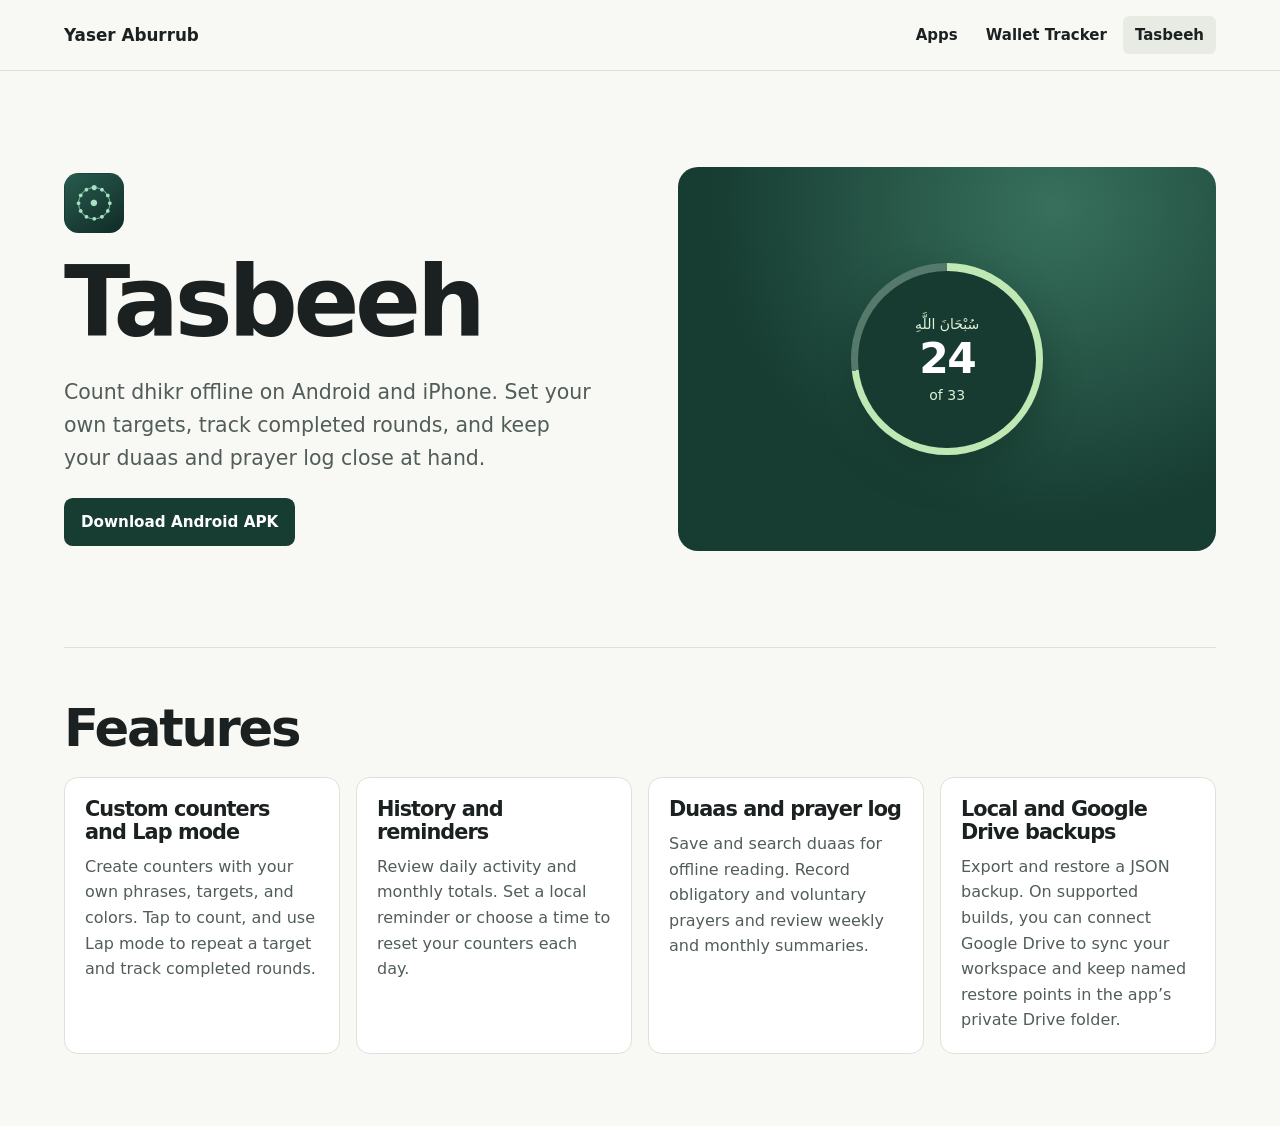
<file: index.html>
<!doctype html>
<html lang="en">
<head>
  <meta charset="utf-8">
  <meta name="viewport" content="width=device-width, initial-scale=1">
  <title>Tasbeeh | Dhikr Counter, Duaas &amp; Prayer Log</title>
  <meta name="description" content="Tasbeeh is an offline dhikr counter for Android and iPhone with custom targets, Lap mode, activity history, saved duaas, and a prayer log.">
  <link rel="canonical" href="https://englishaburrub-collab.github.io/tasbeeh-public/">
  <link rel="stylesheet" href="styles.css">
  <link rel="icon" href="app-icon.png" type="image/png">
  <meta name="google-site-verification" content="K4XQT26RfS3vssQhqOaH72wep8hwbFgSHBOVJHIlEuc">
</head>
<body>
  <a class="skip" href="#main">Skip to content</a>
  <header class="site-header">
    <div class="wrap header-inner">
      <a class="wordmark" href="https://aburrub.github.io/">Yaser Aburrub</a>
      <nav class="site-nav" aria-label="Apps">
        <a href="/">Apps</a>
        <a href="/WalletTrackerPublic/">Wallet Tracker</a>
        <a href="/tasbeeh-public/" aria-current="page">Tasbeeh</a>
      </nav>
    </div>
  </header>
  <main id="main" class="wrap">
    <section class="product-hero" aria-labelledby="page-title">
      <div>
        <img class="app-icon" src="app-icon.png" width="60" height="60" alt="">
        <h1 id="page-title">Tasbeeh</h1>
        <p class="lead">Count dhikr offline on Android and iPhone. Set your own targets, track completed rounds, and keep your duaas and prayer log close at hand.</p>
        <div class="actions">
          <a class="button button-tasbeeh" href="APKs/tasbeeh-V20261124-0944.apk" download aria-label="Download Tasbeeh for Android (APK)">Download Android APK</a>
        </div>
      </div>
      <div class="art tasbeeh-art" aria-hidden="true">
          <div class="dial">
            <div class="dial-face">
              <span class="preview-label" lang="ar" dir="rtl">سُبْحَانَ اللَّهِ</span>
              <strong class="preview-value">24</strong>
              <span class="preview-label">of 33</span>
            </div>
          </div>
        </div>
    </section>
    <section id="features" class="details" aria-labelledby="features-title">
      <h2 id="features-title">Features</h2>
      <div class="feature-grid">
        <article class="feature">
          <h3>Custom counters and Lap mode</h3>
          <p>Create counters with your own phrases, targets, and colors. Tap to count, and use Lap mode to repeat a target and track completed rounds.</p>
        </article>
        <article class="feature">
          <h3>History and reminders</h3>
          <p>Review daily activity and monthly totals. Set a local reminder or choose a time to reset your counters each day.</p>
        </article>
        <article class="feature">
          <h3>Duaas and prayer log</h3>
          <p>Save and search duaas for offline reading. Record obligatory and voluntary prayers and review weekly and monthly summaries.</p>
        </article>
        <article class="feature">
          <h3>Local and Google Drive backups</h3>
          <p>Export and restore a JSON backup. On supported builds, you can connect Google Drive to sync your workspace and keep named restore points in the app’s private Drive folder.</p>
        </article>
      </div>
    </section>
  </main>
</body>
</html>
</file>
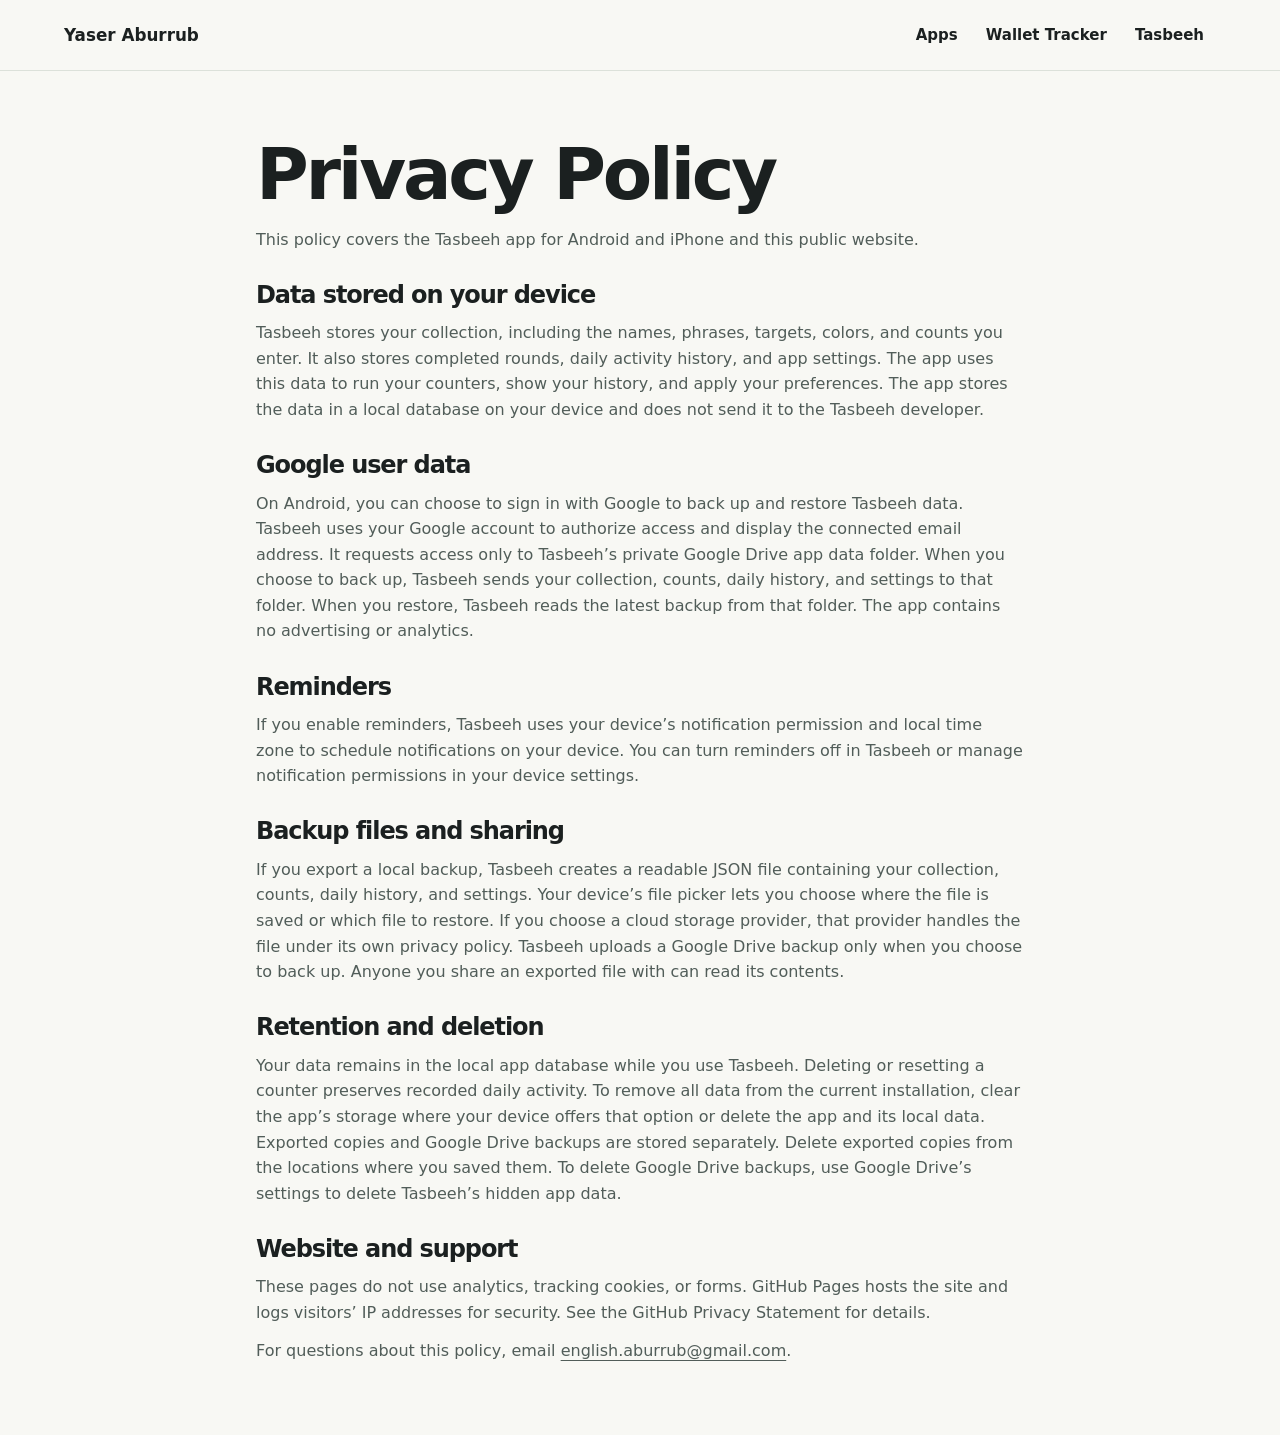
<file: privacy-policy.html>
<!doctype html>
<html lang="en">
<head>
  <meta charset="utf-8">
  <meta name="viewport" content="width=device-width, initial-scale=1">
  <title>Privacy Policy - Tasbeeh</title>
  <meta name="description" content="How the Tasbeeh app and its public website handle your data.">
  <link rel="canonical" href="https://englishaburrub-collab.github.io/tasbeeh-public/privacy-policy.html">
  <link rel="stylesheet" href="styles.css">
  <link rel="icon" href="app-icon.png" type="image/png">
</head>
<body>
  <a class="skip" href="#main">Skip to content</a>
  <header class="site-header">
    <div class="wrap header-inner">
      <a class="wordmark" href="https://aburrub.github.io/">Yaser Aburrub</a>
      <nav class="site-nav" aria-label="Apps">
        <a href="/">Apps</a>
        <a href="/WalletTrackerPublic/">Wallet Tracker</a>
        <a href="/tasbeeh-public/">Tasbeeh</a>
      </nav>
    </div>
  </header>
  <main id="main" class="wrap document">
    <h1>Privacy Policy</h1>
    <p>This policy covers the Tasbeeh app for Android and iPhone and this public website.</p>

    <h2>Data stored on your device</h2>
    <p>Tasbeeh stores your collection, including the names, phrases, targets, colors, and counts you enter. It also stores completed rounds, daily activity history, and app settings. The app uses this data to run your counters, show your history, and apply your preferences. The app stores the data in a local database on your device and does not send it to the Tasbeeh developer.</p>

    <h2>Google user data</h2>
    <p>On Android, you can choose to sign in with Google to back up and restore Tasbeeh data. Tasbeeh uses your Google account to authorize access and display the connected email address. It requests access only to Tasbeeh’s private Google Drive app data folder. When you choose to back up, Tasbeeh sends your collection, counts, daily history, and settings to that folder. When you restore, Tasbeeh reads the latest backup from that folder. The app contains no advertising or analytics.</p>

    <h2>Reminders</h2>
    <p>If you enable reminders, Tasbeeh uses your device’s notification permission and local time zone to schedule notifications on your device. You can turn reminders off in Tasbeeh or manage notification permissions in your device settings.</p>

    <h2>Backup files and sharing</h2>
    <p>If you export a local backup, Tasbeeh creates a readable JSON file containing your collection, counts, daily history, and settings. Your device’s file picker lets you choose where the file is saved or which file to restore. If you choose a cloud storage provider, that provider handles the file under its own privacy policy. Tasbeeh uploads a Google Drive backup only when you choose to back up. Anyone you share an exported file with can read its contents.</p>

    <h2>Retention and deletion</h2>
    <p>Your data remains in the local app database while you use Tasbeeh. Deleting or resetting a counter preserves recorded daily activity. To remove all data from the current installation, clear the app’s storage where your device offers that option or delete the app and its local data. Exported copies and Google Drive backups are stored separately. Delete exported copies from the locations where you saved them. To delete Google Drive backups, use Google Drive’s settings to delete Tasbeeh’s hidden app data.</p>

    <h2>Website and support</h2>
    <p>These pages do not use analytics, tracking cookies, or forms. GitHub Pages hosts the site and logs visitors’ IP addresses for security. See the GitHub Privacy Statement for details.</p>
    <p>For questions about this policy, email <a href="mailto:english.aburrub@gmail.com">english.aburrub@gmail.com</a>.</p>
  </main>
</body>
</html>
</file>
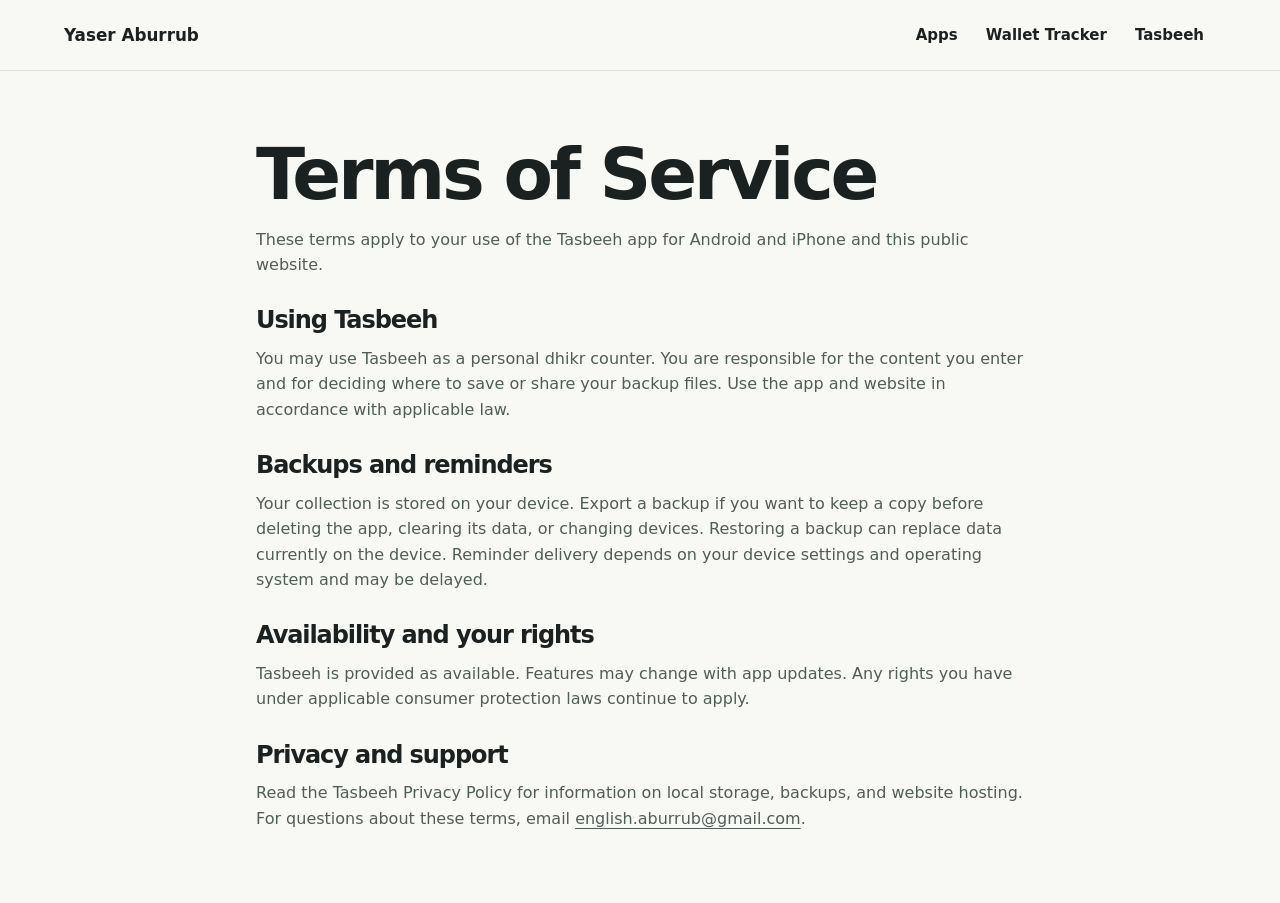
<file: terms.html>
<!doctype html>
<html lang="en">
<head>
  <meta charset="utf-8">
  <meta name="viewport" content="width=device-width, initial-scale=1">
  <title>Terms of Service - Tasbeeh</title>
  <meta name="description" content="Terms of service for the Tasbeeh app and its public website.">
  <link rel="canonical" href="https://englishaburrub-collab.github.io/tasbeeh-public/terms.html">
  <link rel="stylesheet" href="styles.css">
  <link rel="icon" href="app-icon.png" type="image/png">
</head>
<body>
  <a class="skip" href="#main">Skip to content</a>
  <header class="site-header">
    <div class="wrap header-inner">
      <a class="wordmark" href="https://aburrub.github.io/">Yaser Aburrub</a>
      <nav class="site-nav" aria-label="Apps">
        <a href="/">Apps</a>
        <a href="/WalletTrackerPublic/">Wallet Tracker</a>
        <a href="/tasbeeh-public/">Tasbeeh</a>
      </nav>
    </div>
  </header>
  <main id="main" class="wrap document">
    <h1>Terms of Service</h1>
    <p>These terms apply to your use of the Tasbeeh app for Android and iPhone and this public website.</p>

    <h2>Using Tasbeeh</h2>
    <p>You may use Tasbeeh as a personal dhikr counter. You are responsible for the content you enter and for deciding where to save or share your backup files. Use the app and website in accordance with applicable law.</p>

    <h2>Backups and reminders</h2>
    <p>Your collection is stored on your device. Export a backup if you want to keep a copy before deleting the app, clearing its data, or changing devices. Restoring a backup can replace data currently on the device. Reminder delivery depends on your device settings and operating system and may be delayed.</p>

    <h2>Availability and your rights</h2>
    <p>Tasbeeh is provided as available. Features may change with app updates. Any rights you have under applicable consumer protection laws continue to apply.</p>

    <h2>Privacy and support</h2>
    <p>Read the Tasbeeh Privacy Policy for information on local storage, backups, and website hosting. For questions about these terms, email <a href="mailto:english.aburrub@gmail.com">english.aburrub@gmail.com</a>.</p>
  </main>
</body>
</html>
</file>
<file: styles.css>
:root {
  color-scheme: light;
  --background: #f8f8f4;
  --paper: #fff;
  --text: #1b2020;
  --muted: #515d59;
  --line: #dce1da;
  --plum: #33254d;
  --green: #173c32;
  font: 100%/1.6 system-ui, -apple-system, "Segoe UI", sans-serif;
}
*, *::before, *::after { box-sizing: border-box; }
body { margin: 0; padding-bottom: clamp(2.5rem, 6vw, 4.5rem); background: var(--background); color: var(--text); }
a { color: inherit; text-underline-offset: .22em; }
a:hover { text-decoration-thickness: .13em; }
:focus-visible { outline: 3px solid #98662e; outline-offset: 4px; }
img { display: block; max-width: 100%; }
h1, h2, h3, p { margin: 0; }
h1, h2, h3 { line-height: 1.1; letter-spacing: -.045em; text-wrap: balance; }
h1 { font-size: clamp(2.8rem, 7.6vw, 6.3rem); font-weight: 725; }
h2 { font-size: clamp(1.9rem, 4vw, 3.25rem); font-weight: 700; }
h3 { font-size: 1.3rem; font-weight: 700; }
p { color: var(--muted); }
.wrap { width: min(72rem, calc(100% - 2.5rem)); margin-inline: auto; }
.skip { position: absolute; top: .5rem; left: .5rem; z-index: 1; padding: .5rem 1rem; background: var(--paper); transform: translateY(-200%); }
.skip:focus { transform: none; }
.site-header { border-bottom: 1px solid var(--line); }
.header-inner, .footer-inner, .actions { display: flex; align-items: center; flex-wrap: wrap; gap: .75rem 1.5rem; }
.header-inner, .footer-inner { justify-content: space-between; padding-block: 1rem; }
.wordmark { font-size: 1.05rem; font-weight: 750; text-decoration: none; }
.site-nav { display: flex; flex-wrap: wrap; gap: .25rem; }
.site-nav a { padding: .45rem .75rem; font-size: .9375rem; font-weight: 600; text-decoration: none; border-radius: .4rem; }
.site-nav a:hover, .site-nav [aria-current="page"] { background: #e7ebe3; }
.intro { padding-block: clamp(3rem, 8vw, 6rem) clamp(2rem, 5vw, 3.75rem); }
.intro h1 { max-width: 14ch; }
.lead { margin-top: 1.25rem; max-width: 48ch; font-size: clamp(1.1rem, 2.5vw, 1.28rem); }
.apps, .product-hero { display: grid; grid-template-columns: repeat(2, minmax(0, 1fr)); gap: 1.25rem; }
.app-card { display: flex; flex-direction: column; overflow: hidden; border: 1px solid var(--line); border-radius: 1.25rem; background: var(--paper); }
.card-copy { flex: 1; display: flex; flex-direction: column; align-items: flex-start; padding: clamp(1.25rem, 4vw, 2rem); }
.card-copy p { margin: .75rem 0 1.25rem; }
.card-copy .actions { margin-top: auto; }
.art { display: grid; min-height: 16.75rem; place-items: center; padding: 1.5rem; }
.wallet-art { background: radial-gradient(ellipse at 70% 10%, #5c477a, transparent 65%), var(--plum); color: #fff; }
.tasbeeh-art { background: radial-gradient(ellipse at 70% 10%, #37705c, transparent 65%), var(--green); color: #fff; }
.wallet-preview { width: min(100%, 17.5rem); padding: 1.15rem 1.25rem; border: 1px solid #d8c9f777; border-radius: 1rem; background: #221b35; box-shadow: 0 16px 36px #14102360; }
.preview-label { color: #e3d8f4; font-size: .875rem; }
.preview-value { display: block; font-size: 1.75rem; font-weight: 700; letter-spacing: -.035em; }
.bars { display: flex; align-items: end; gap: .45rem; height: 4rem; margin-top: .65rem; border-bottom: 1px solid #d8c9f755; }
.bars span { flex: 1; height: var(--height); background: #c8b2f3; border-radius: .3rem .3rem 0 0; }
.dial { display: grid; place-items: center; width: min(12rem, 100%); aspect-ratio: 1; border-radius: 50%; padding: .45rem; background: conic-gradient(#bfe8b5 0 73%, #557a6c 73%); box-shadow: 0 16px 36px #10291f65; }
.dial-face { display: grid; place-content: center; width: 100%; height: 100%; border-radius: 50%; background: #183b31; text-align: center; }
.dial .preview-label { color: #ddf2d8; }
.dial .preview-value { font-size: 2.65rem; line-height: 1.15; }
.product-hero { align-items: center; gap: clamp(1.75rem, 6vw, 5rem); padding-block: clamp(2.75rem, 8vw, 6rem); }
.product-hero .art { min-height: clamp(18rem, 33vw, 24rem); border-radius: 1.25rem; }
.app-icon { width: 3.75rem; height: 3.75rem; margin-bottom: 1rem; border-radius: .9rem; object-fit: cover; }
.product-hero .actions { margin-top: 1.5rem; }
.button { display: inline-flex; justify-content: center; padding: .65rem 1rem; border: 1px solid transparent; border-radius: .55rem; color: #fff; background: #26352f; font-size: .95rem; font-weight: 650; text-decoration: none; }
.button:hover { background: #3b5045; }
.button-wallet { background: var(--plum); }
.button-wallet:hover { background: #513b73; }
.button-tasbeeh { background: var(--green); }
.button-tasbeeh:hover { background: #255947; }
.text-link { font-weight: 650; }
.details { border-top: 1px solid var(--line); padding-top: clamp(2rem, 5vw, 3.25rem); }
.feature-grid { display: grid; grid-template-columns: repeat(auto-fit, minmax(min(100%, 15rem), 1fr)); gap: 1rem; margin-top: 1.25rem; }
.feature { padding: 1.25rem; border: 1px solid var(--line); border-radius: .85rem; background: var(--paper); }
.feature p { margin-top: .65rem; }
.resources { display: grid; grid-template-columns: 1fr 1.5fr; gap: 1rem 2rem; padding: clamp(1.25rem, 4vw, 2rem); margin-top: 1.5rem; border: 1px solid var(--line); border-radius: .85rem; background: #eef1e9; }
.resources .actions { align-self: center; }
.document { max-width: 48rem; padding-top: clamp(2rem, 6vw, 4rem); overflow-wrap: anywhere; }
.document h1 { font-size: clamp(2.5rem, 6vw, 4.5rem); }
.document h2 { margin-top: 1.85rem; font-size: 1.5rem; }
.document h3 { margin-top: 1.25rem; font-size: 1.15rem; }
.document p { margin-top: .75rem; }
.site-footer { margin-top: clamp(3rem, 8vw, 5rem); border-top: 1px solid var(--line); }
.footer-inner { color: var(--muted); padding-block: 1.3rem; }
@media (max-width: 47rem) {
  .apps, .product-hero, .resources { grid-template-columns: 1fr; }
}
@media (max-width: 31rem) {
  .art { min-height: 14.75rem; }
  .header-inner { gap: .45rem; }
  .site-nav { margin-left: -.64rem; }
  .site-nav a { padding-inline: .64rem; }
}
</file>
